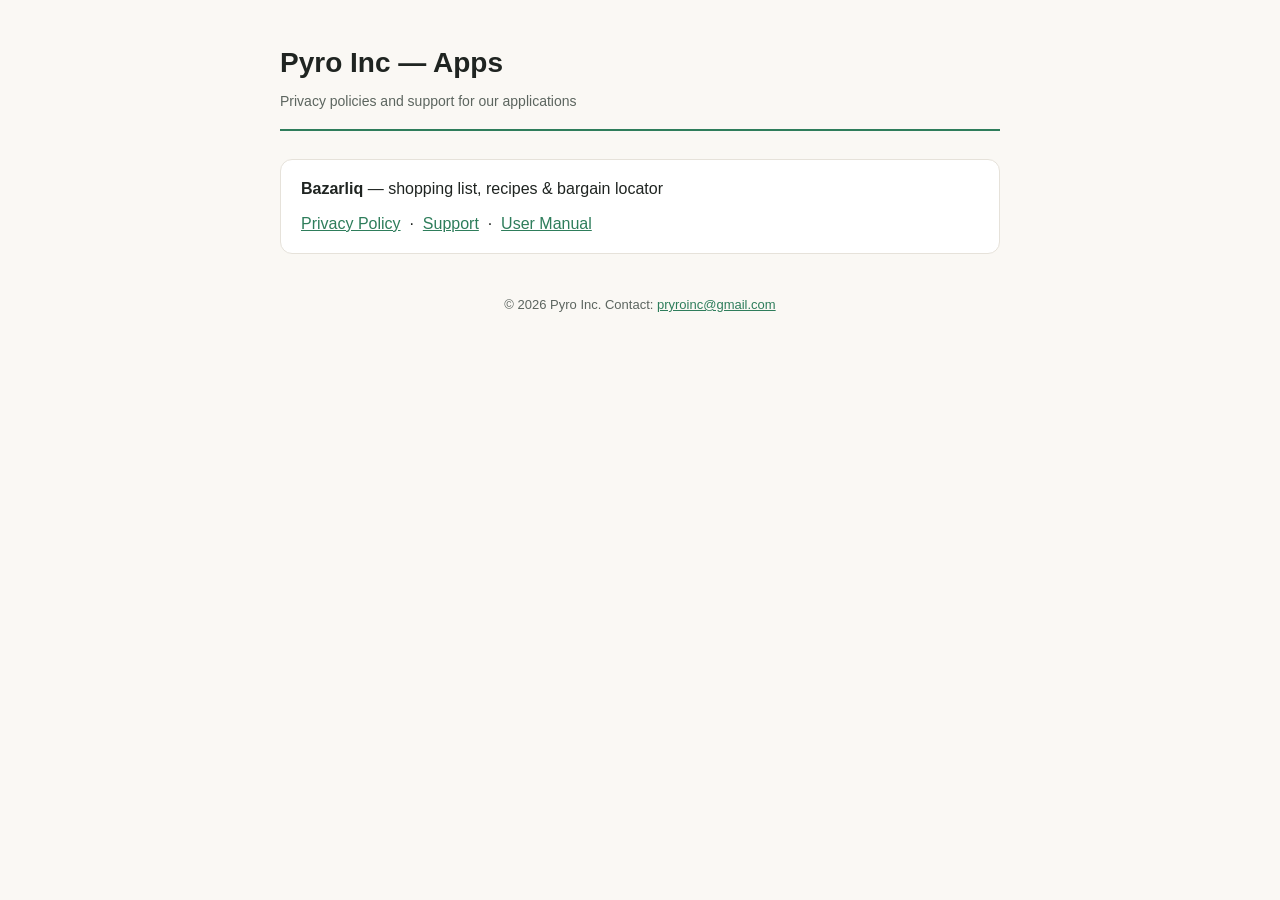
<file: index.html>
<!DOCTYPE html>
<html lang="en">
<head>
  <meta charset="utf-8" />
  <meta name="viewport" content="width=device-width, initial-scale=1" />
  <title>Pyro Inc — Apps</title>
  <link rel="stylesheet" href="assets/style.css" />
</head>
<body>
  <div class="wrap">
    <header>
      <h1>Pyro Inc — Apps</h1>
      <div class="muted">Privacy policies and support for our applications</div>
    </header>

    <ul class="applist">
      <li>
        <strong>Bazarliq</strong> — shopping list, recipes &amp; bargain locator
        <div style="margin-top:8px">
          <a href="bazarliq/privacy.html">Privacy Policy</a> &nbsp;·&nbsp;
          <a href="bazarliq/support.html">Support</a> &nbsp;·&nbsp;
          <a href="bazarliq/manual.html">User Manual</a>
        </div>
      </li>
    </ul>

    <footer>
      &copy; 2026 Pyro Inc. Contact: <a href="mailto:pryroinc@gmail.com">pryroinc@gmail.com</a>
    </footer>
  </div>
</body>
</html>
</file>
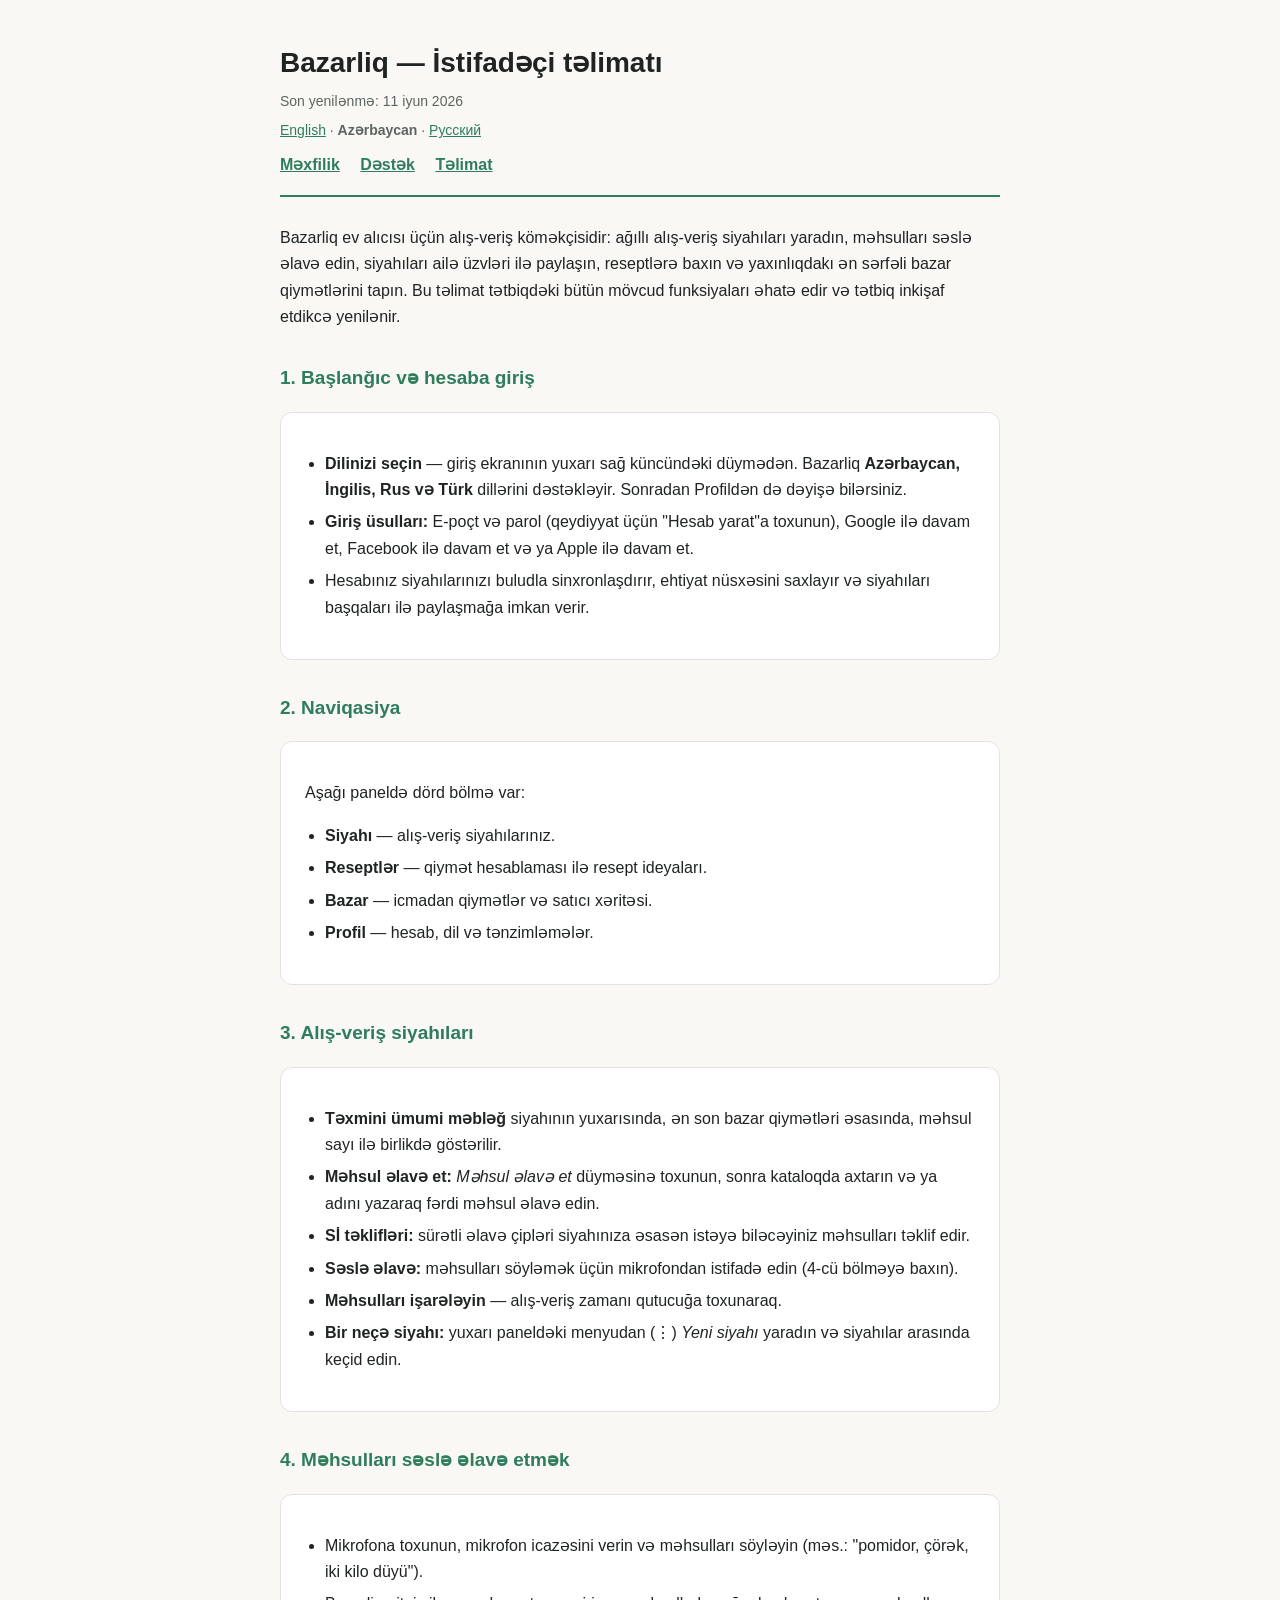
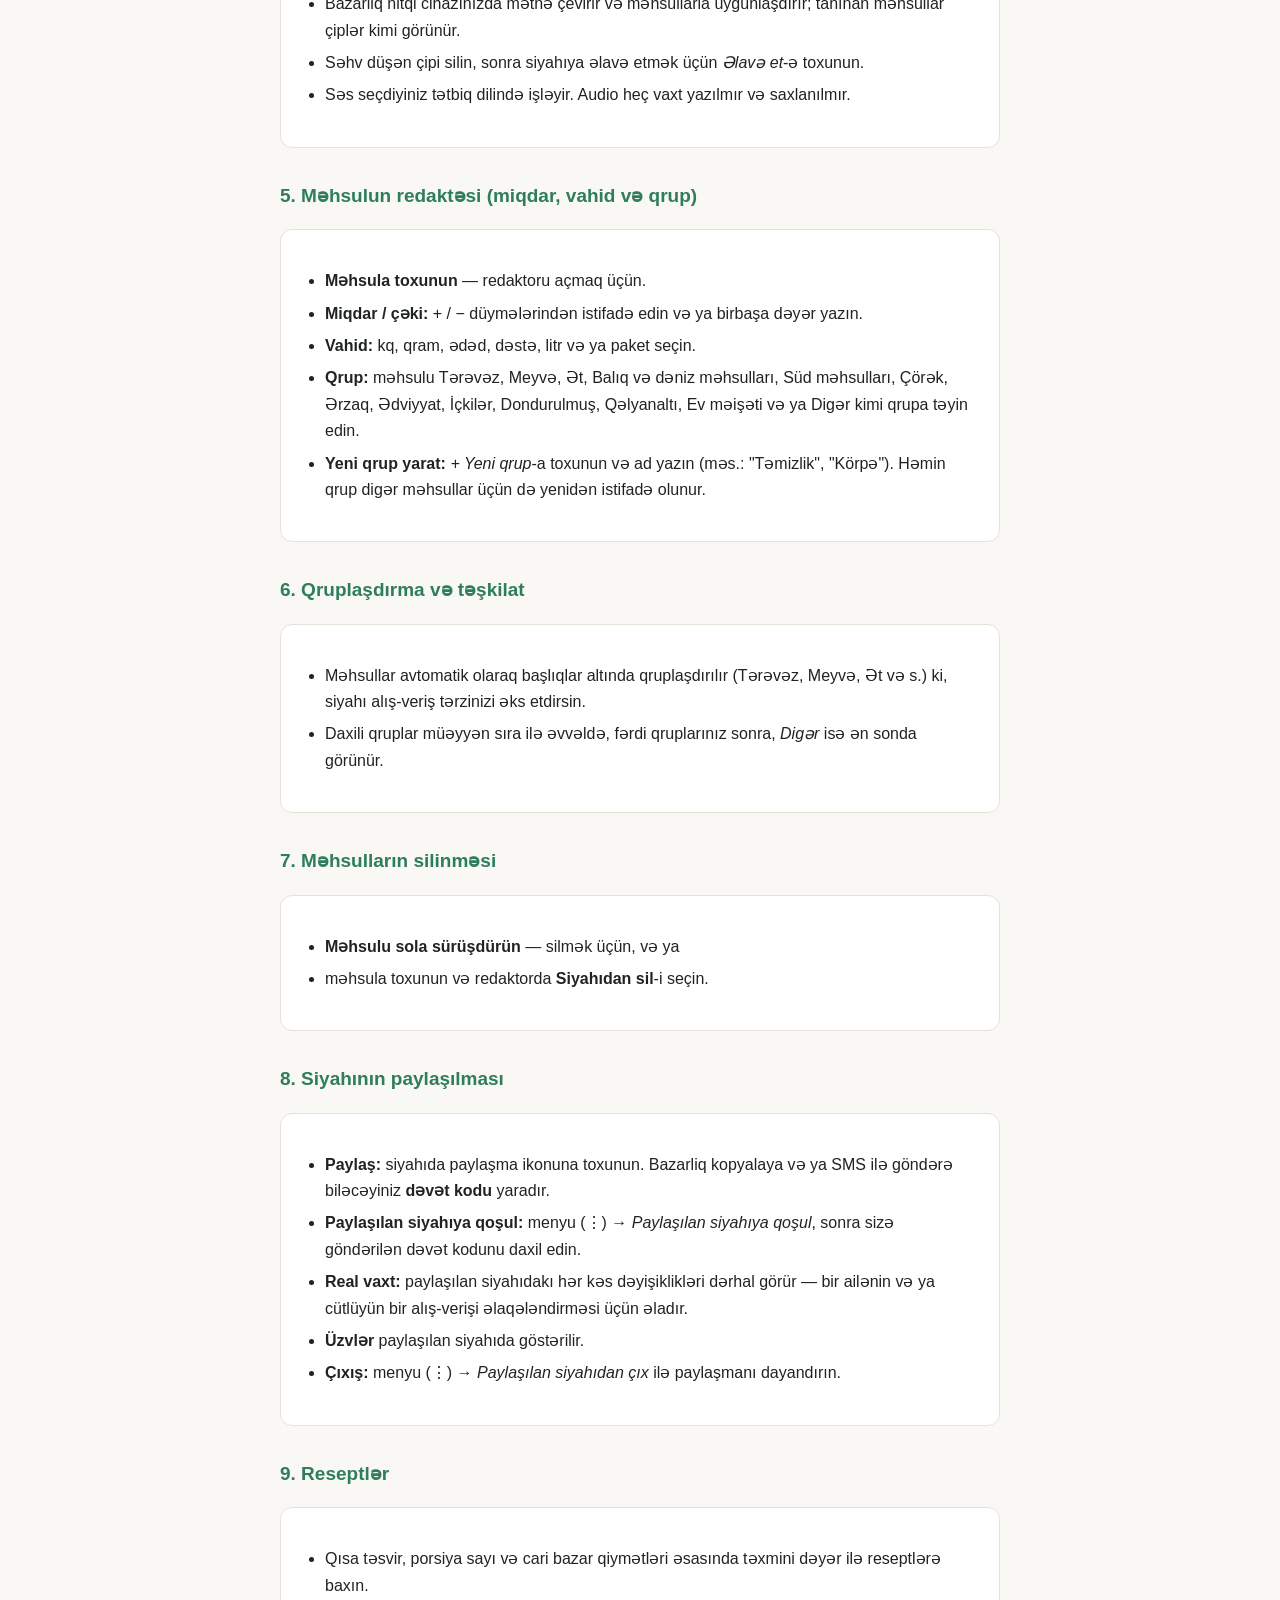
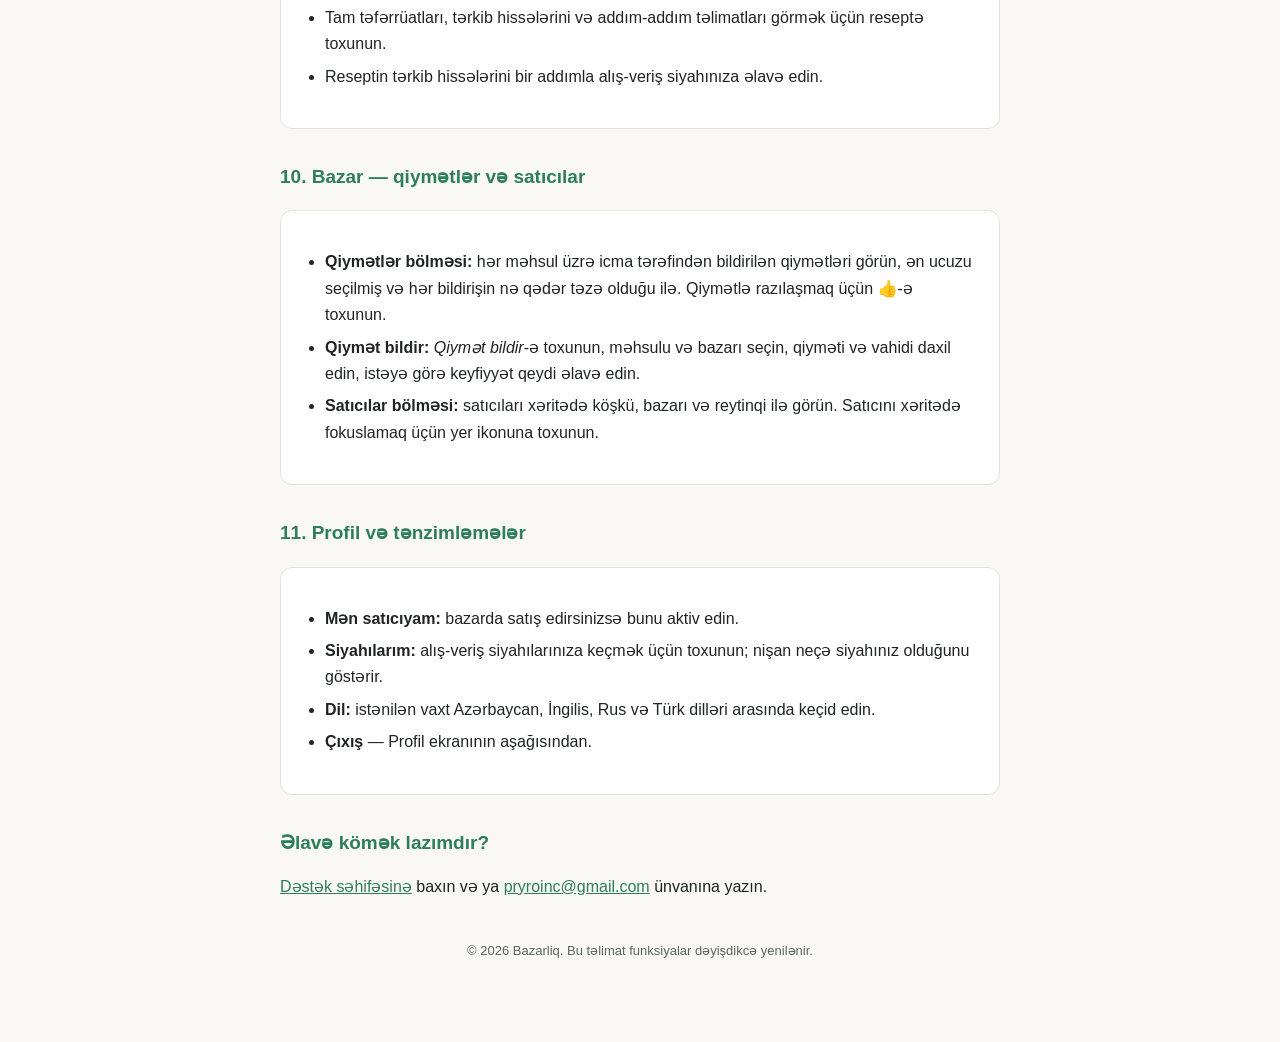
<file: bazarliq/manual.az.html>
<!DOCTYPE html>
<html lang="az">
<head>
  <meta charset="utf-8" />
  <meta name="viewport" content="width=device-width, initial-scale=1" />
  <title>Bazarliq — İstifadəçi təlimatı</title>
  <link rel="stylesheet" href="../assets/style.css" />
</head>
<body>
  <div class="wrap">
    <header>
      <h1>Bazarliq — İstifadəçi təlimatı</h1>
      <div class="muted">Son yenilənmə: 11 iyun 2026</div>
      <div class="muted" style="margin-top:6px">
        <a href="manual.html">English</a> · <strong>Azərbaycan</strong> · <a href="manual.ru.html">Русский</a>
      </div>
      <div class="nav" style="margin-top:10px">
        <a href="privacy.html">Məxfilik</a>
        <a href="support.html">Dəstək</a>
        <a href="manual.az.html">Təlimat</a>
      </div>
    </header>

    <p>
      Bazarliq ev alıcısı üçün alış-veriş köməkçisidir: ağıllı alış-veriş siyahıları
      yaradın, məhsulları səslə əlavə edin, siyahıları ailə üzvləri ilə paylaşın,
      reseptlərə baxın və yaxınlıqdakı ən sərfəli bazar qiymətlərini tapın. Bu
      təlimat tətbiqdəki bütün mövcud funksiyaları əhatə edir və tətbiq inkişaf
      etdikcə yenilənir.
    </p>

    <h2>1. Başlanğıc və hesaba giriş</h2>
    <div class="card">
      <ul>
        <li><strong>Dilinizi seçin</strong> — giriş ekranının yuxarı sağ küncündəki düymədən. Bazarliq <strong>Azərbaycan, İngilis, Rus və Türk</strong> dillərini dəstəkləyir. Sonradan Profildən də dəyişə bilərsiniz.</li>
        <li><strong>Giriş üsulları:</strong> E-poçt və parol (qeydiyyat üçün "Hesab yarat"a toxunun), Google ilə davam et, Facebook ilə davam et və ya Apple ilə davam et.</li>
        <li>Hesabınız siyahılarınızı buludla sinxronlaşdırır, ehtiyat nüsxəsini saxlayır və siyahıları başqaları ilə paylaşmağa imkan verir.</li>
      </ul>
    </div>

    <h2>2. Naviqasiya</h2>
    <div class="card">
      <p>Aşağı paneldə dörd bölmə var:</p>
      <ul>
        <li><strong>Siyahı</strong> — alış-veriş siyahılarınız.</li>
        <li><strong>Reseptlər</strong> — qiymət hesablaması ilə resept ideyaları.</li>
        <li><strong>Bazar</strong> — icmadan qiymətlər və satıcı xəritəsi.</li>
        <li><strong>Profil</strong> — hesab, dil və tənzimləmələr.</li>
      </ul>
    </div>

    <h2>3. Alış-veriş siyahıları</h2>
    <div class="card">
      <ul>
        <li><strong>Təxmini ümumi məbləğ</strong> siyahının yuxarısında, ən son bazar qiymətləri əsasında, məhsul sayı ilə birlikdə göstərilir.</li>
        <li><strong>Məhsul əlavə et:</strong> <em>Məhsul əlavə et</em> düyməsinə toxunun, sonra kataloqda axtarın və ya adını yazaraq fərdi məhsul əlavə edin.</li>
        <li><strong>Sİ təklifləri:</strong> sürətli əlavə çipləri siyahınıza əsasən istəyə biləcəyiniz məhsulları təklif edir.</li>
        <li><strong>Səslə əlavə:</strong> məhsulları söyləmək üçün mikrofondan istifadə edin (4-cü bölməyə baxın).</li>
        <li><strong>Məhsulları işarələyin</strong> — alış-veriş zamanı qutucuğa toxunaraq.</li>
        <li><strong>Bir neçə siyahı:</strong> yuxarı paneldəki menyudan (⋮) <em>Yeni siyahı</em> yaradın və siyahılar arasında keçid edin.</li>
      </ul>
    </div>

    <h2>4. Məhsulları səslə əlavə etmək</h2>
    <div class="card">
      <ul>
        <li>Mikrofona toxunun, mikrofon icazəsini verin və məhsulları söyləyin (məs.: "pomidor, çörək, iki kilo düyü").</li>
        <li>Bazarliq nitqi cihazınızda mətnə çevirir və məhsullarla uyğunlaşdırır; tanınan məhsullar çiplər kimi görünür.</li>
        <li>Səhv düşən çipi silin, sonra siyahıya əlavə etmək üçün <em>Əlavə et</em>-ə toxunun.</li>
        <li>Səs seçdiyiniz tətbiq dilində işləyir. Audio heç vaxt yazılmır və saxlanılmır.</li>
      </ul>
    </div>

    <h2>5. Məhsulun redaktəsi (miqdar, vahid və qrup)</h2>
    <div class="card">
      <ul>
        <li><strong>Məhsula toxunun</strong> — redaktoru açmaq üçün.</li>
        <li><strong>Miqdar / çəki:</strong> + / − düymələrindən istifadə edin və ya birbaşa dəyər yazın.</li>
        <li><strong>Vahid:</strong> kq, qram, ədəd, dəstə, litr və ya paket seçin.</li>
        <li><strong>Qrup:</strong> məhsulu Tərəvəz, Meyvə, Ət, Balıq və dəniz məhsulları, Süd məhsulları, Çörək, Ərzaq, Ədviyyat, İçkilər, Dondurulmuş, Qəlyanaltı, Ev məişəti və ya Digər kimi qrupa təyin edin.</li>
        <li><strong>Yeni qrup yarat:</strong> <em>+ Yeni qrup</em>-a toxunun və ad yazın (məs.: "Təmizlik", "Körpə"). Həmin qrup digər məhsullar üçün də yenidən istifadə olunur.</li>
      </ul>
    </div>

    <h2>6. Qruplaşdırma və təşkilat</h2>
    <div class="card">
      <ul>
        <li>Məhsullar avtomatik olaraq başlıqlar altında qruplaşdırılır (Tərəvəz, Meyvə, Ət və s.) ki, siyahı alış-veriş tərzinizi əks etdirsin.</li>
        <li>Daxili qruplar müəyyən sıra ilə əvvəldə, fərdi qruplarınız sonra, <em>Digər</em> isə ən sonda görünür.</li>
      </ul>
    </div>

    <h2>7. Məhsulların silinməsi</h2>
    <div class="card">
      <ul>
        <li><strong>Məhsulu sola sürüşdürün</strong> — silmək üçün, və ya</li>
        <li>məhsula toxunun və redaktorda <strong>Siyahıdan sil</strong>-i seçin.</li>
      </ul>
    </div>

    <h2>8. Siyahının paylaşılması</h2>
    <div class="card">
      <ul>
        <li><strong>Paylaş:</strong> siyahıda paylaşma ikonuna toxunun. Bazarliq kopyalaya və ya SMS ilə göndərə biləcəyiniz <strong>dəvət kodu</strong> yaradır.</li>
        <li><strong>Paylaşılan siyahıya qoşul:</strong> menyu (⋮) → <em>Paylaşılan siyahıya qoşul</em>, sonra sizə göndərilən dəvət kodunu daxil edin.</li>
        <li><strong>Real vaxt:</strong> paylaşılan siyahıdakı hər kəs dəyişiklikləri dərhal görür — bir ailənin və ya cütlüyün bir alış-verişi əlaqələndirməsi üçün əladır.</li>
        <li><strong>Üzvlər</strong> paylaşılan siyahıda göstərilir.</li>
        <li><strong>Çıxış:</strong> menyu (⋮) → <em>Paylaşılan siyahıdan çıx</em> ilə paylaşmanı dayandırın.</li>
      </ul>
    </div>

    <h2>9. Reseptlər</h2>
    <div class="card">
      <ul>
        <li>Qısa təsvir, porsiya sayı və cari bazar qiymətləri əsasında təxmini dəyər ilə reseptlərə baxın.</li>
        <li>Tam təfərrüatları, tərkib hissələrini və addım-addım təlimatları görmək üçün reseptə toxunun.</li>
        <li>Reseptin tərkib hissələrini bir addımla alış-veriş siyahınıza əlavə edin.</li>
      </ul>
    </div>

    <h2>10. Bazar — qiymətlər və satıcılar</h2>
    <div class="card">
      <ul>
        <li><strong>Qiymətlər bölməsi:</strong> hər məhsul üzrə icma tərəfindən bildirilən qiymətləri görün, ən ucuzu seçilmiş və hər bildirişin nə qədər təzə olduğu ilə. Qiymətlə razılaşmaq üçün 👍-ə toxunun.</li>
        <li><strong>Qiymət bildir:</strong> <em>Qiymət bildir</em>-ə toxunun, məhsulu və bazarı seçin, qiyməti və vahidi daxil edin, istəyə görə keyfiyyət qeydi əlavə edin.</li>
        <li><strong>Satıcılar bölməsi:</strong> satıcıları xəritədə köşkü, bazarı və reytinqi ilə görün. Satıcını xəritədə fokuslamaq üçün yer ikonuna toxunun.</li>
      </ul>
    </div>

    <h2>11. Profil və tənzimləmələr</h2>
    <div class="card">
      <ul>
        <li><strong>Mən satıcıyam:</strong> bazarda satış edirsinizsə bunu aktiv edin.</li>
        <li><strong>Siyahılarım:</strong> alış-veriş siyahılarınıza keçmək üçün toxunun; nişan neçə siyahınız olduğunu göstərir.</li>
        <li><strong>Dil:</strong> istənilən vaxt Azərbaycan, İngilis, Rus və Türk dilləri arasında keçid edin.</li>
        <li><strong>Çıxış</strong> — Profil ekranının aşağısından.</li>
      </ul>
    </div>

    <h2>Əlavə kömək lazımdır?</h2>
    <p>
      <a href="support.html">Dəstək səhifəsinə</a> baxın və ya
      <a href="mailto:pryroinc@gmail.com">pryroinc@gmail.com</a> ünvanına yazın.
    </p>

    <footer>
      &copy; 2026 Bazarliq. Bu təlimat funksiyalar dəyişdikcə yenilənir.
    </footer>
  </div>
</body>
</html>
</file>
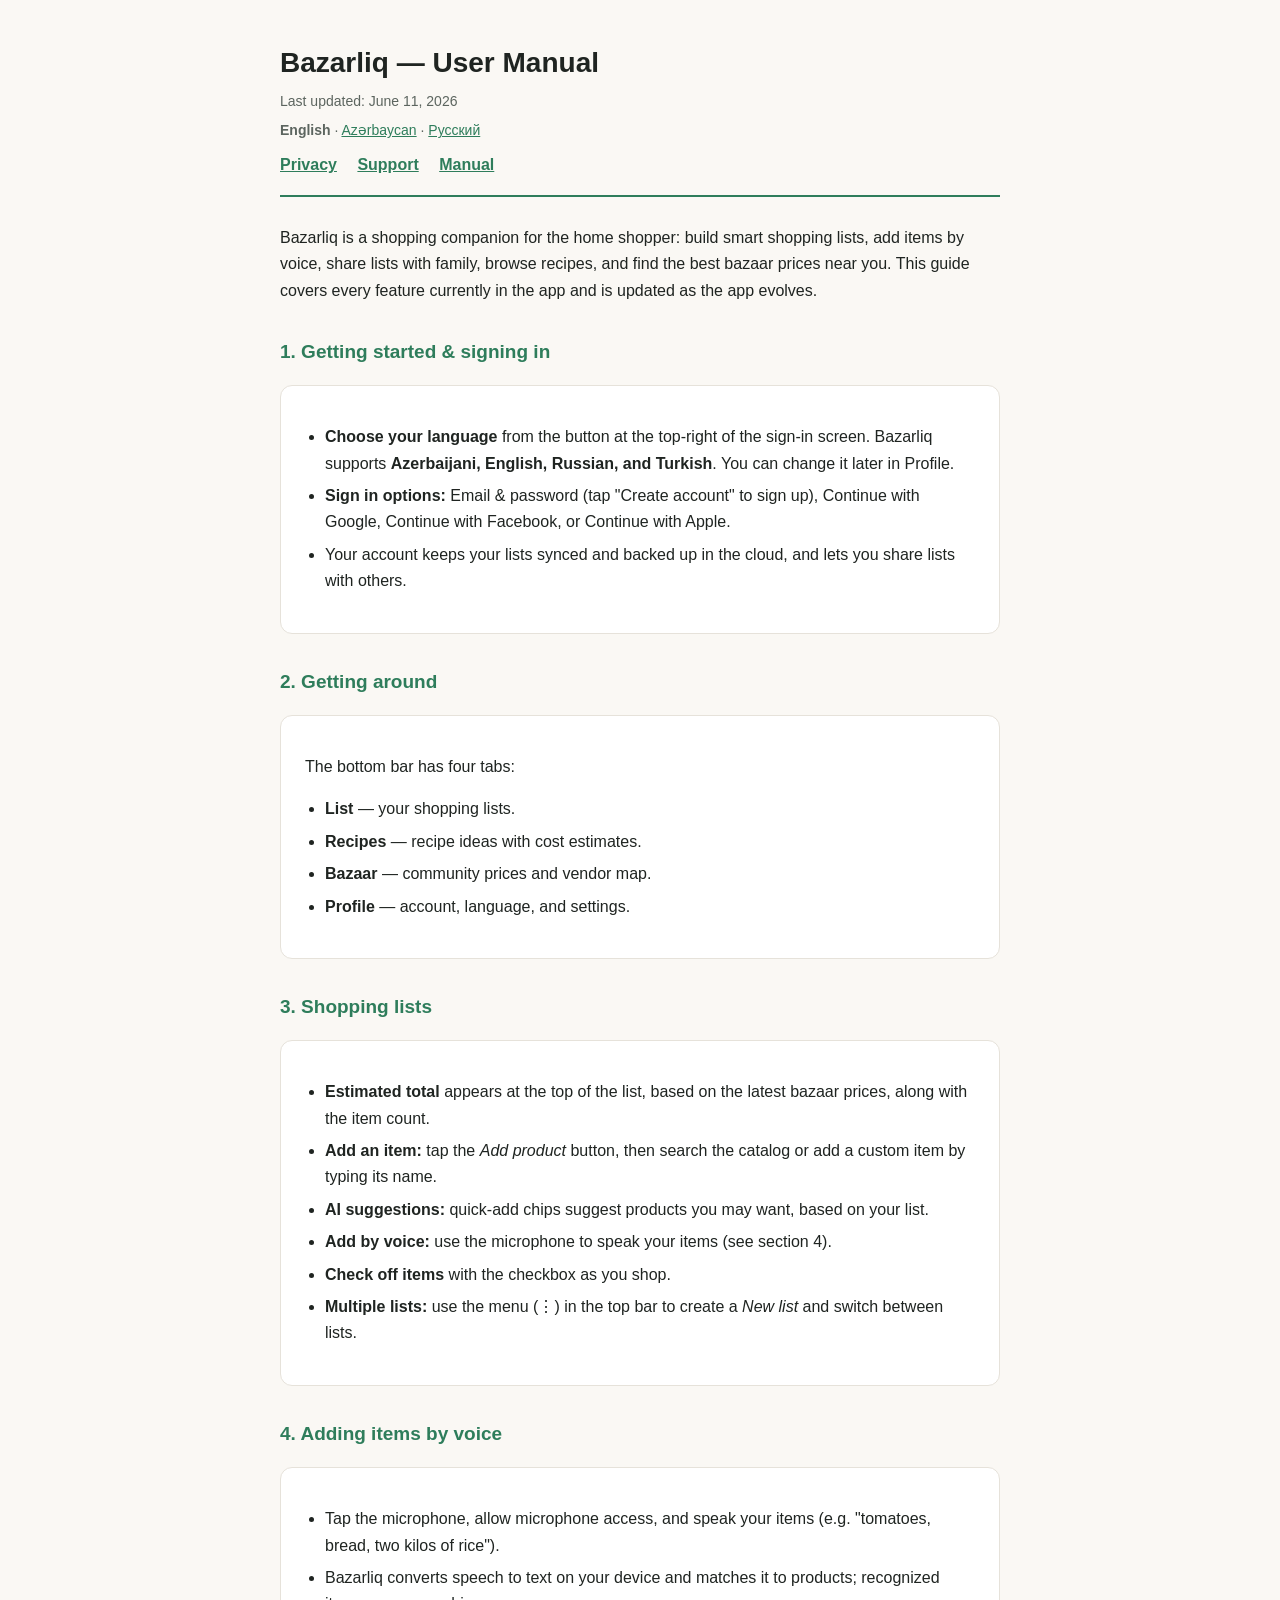
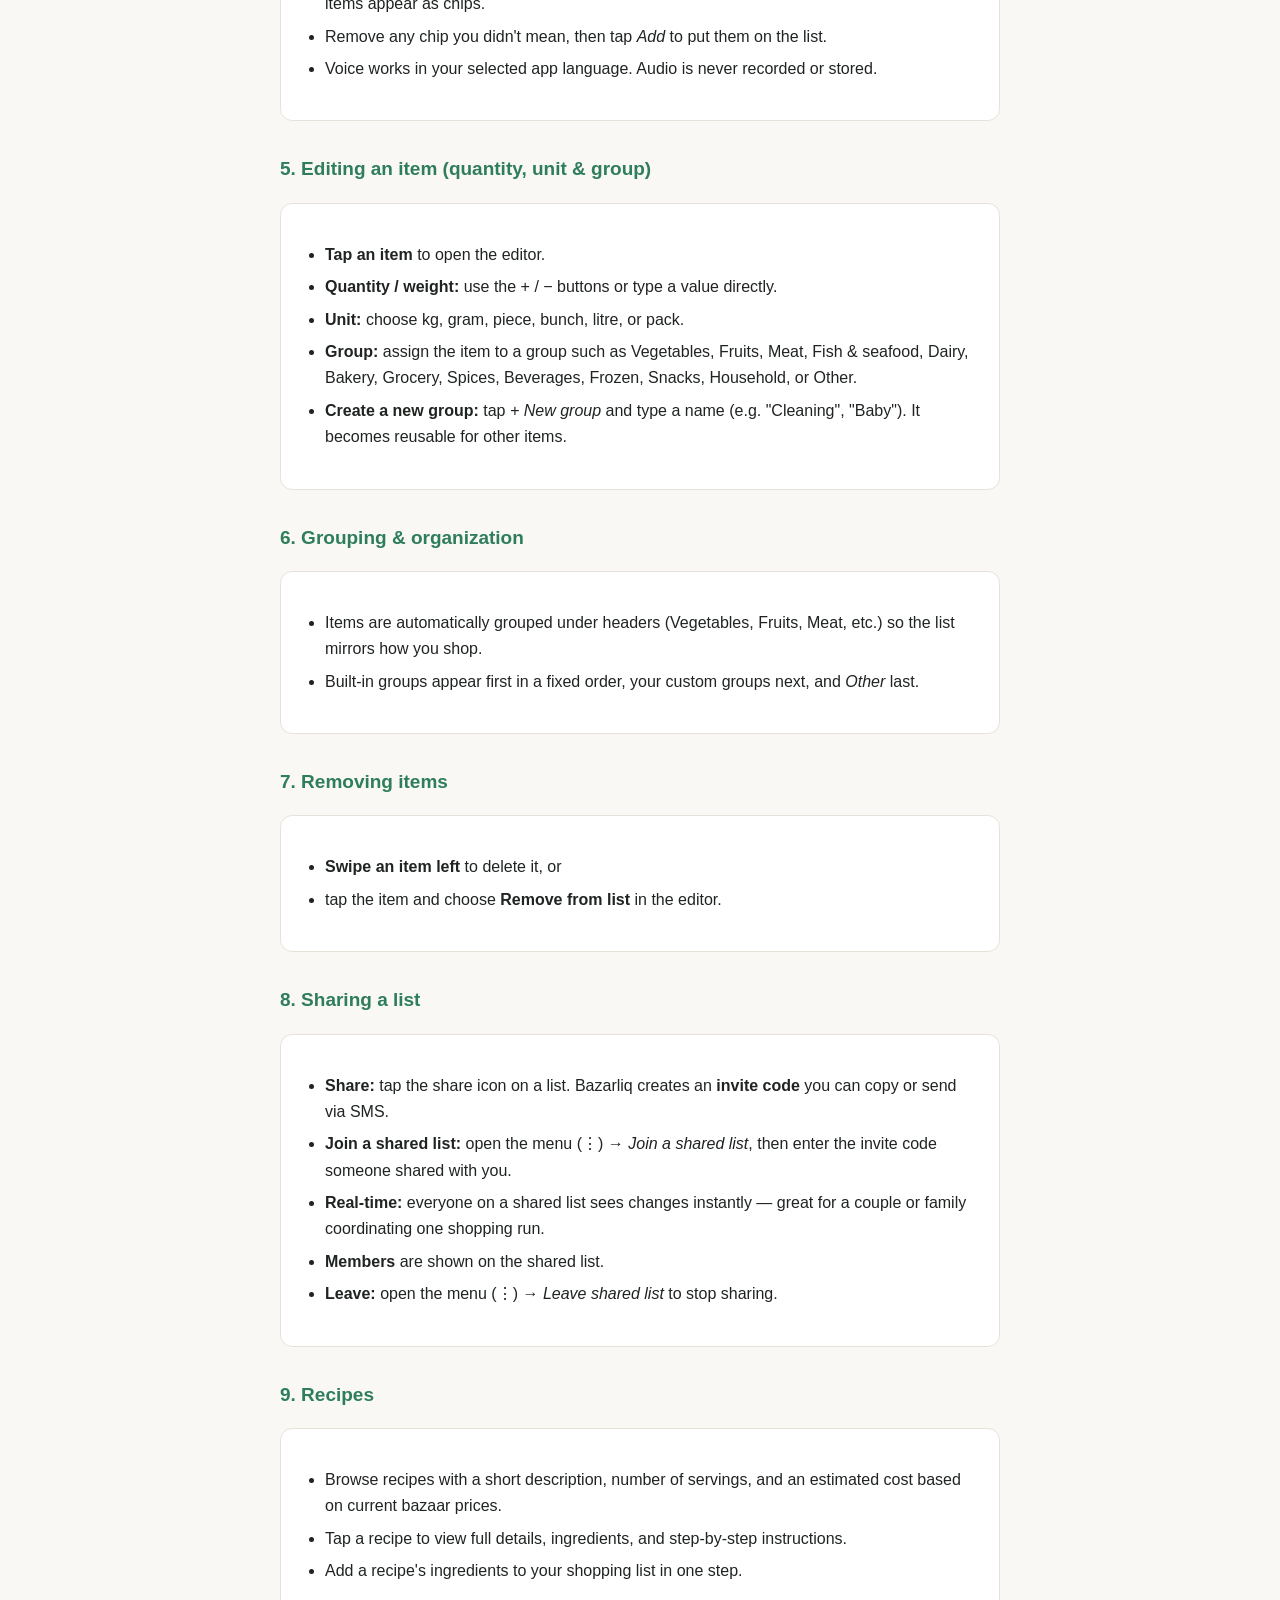
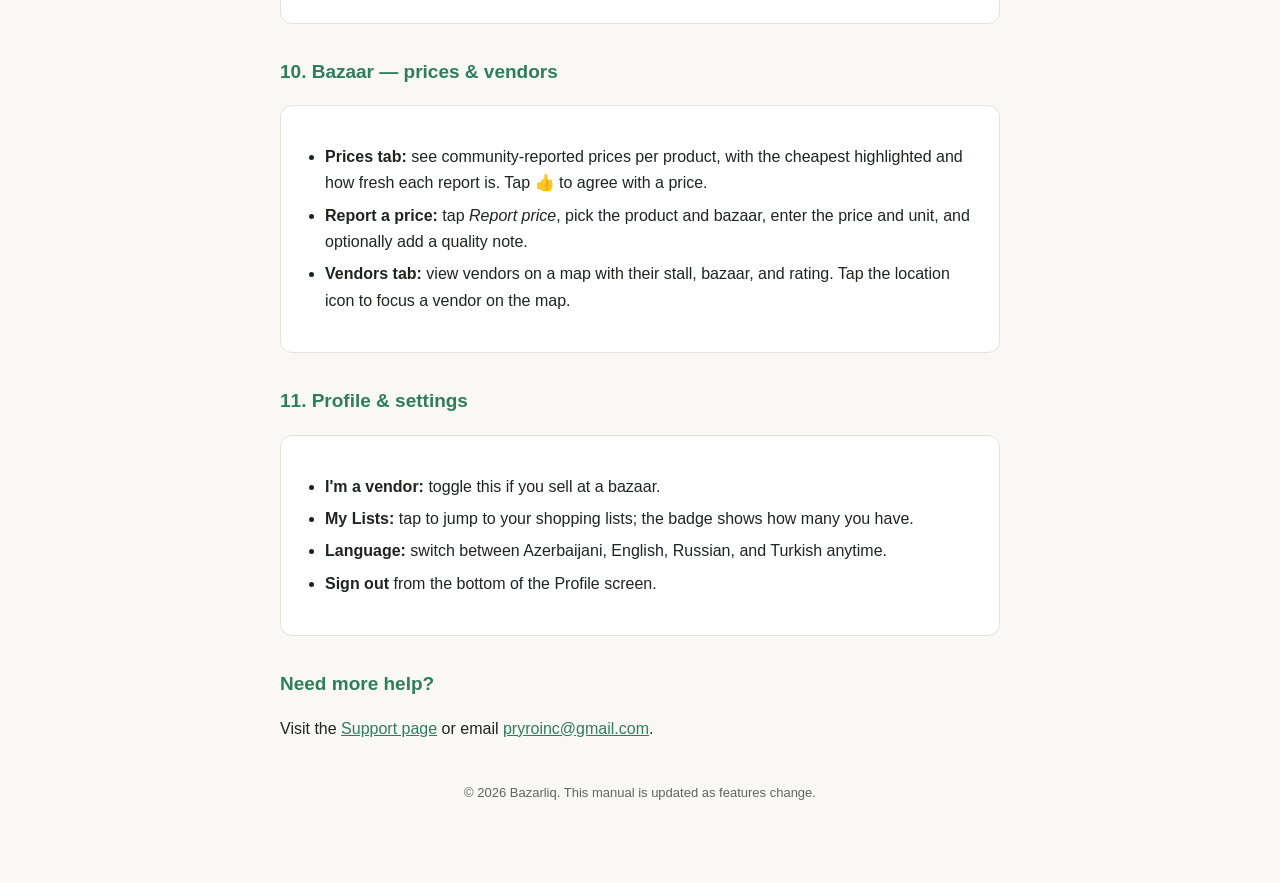
<file: bazarliq/manual.html>
<!DOCTYPE html>
<html lang="en">
<head>
  <meta charset="utf-8" />
  <meta name="viewport" content="width=device-width, initial-scale=1" />
  <title>Bazarliq — User Manual</title>
  <link rel="stylesheet" href="../assets/style.css" />
</head>
<body>
  <div class="wrap">
    <header>
      <h1>Bazarliq — User Manual</h1>
      <div class="muted">Last updated: June 11, 2026</div>
      <div class="muted" style="margin-top:6px">
        <strong>English</strong> · <a href="manual.az.html">Azərbaycan</a> · <a href="manual.ru.html">Русский</a>
      </div>
      <div class="nav" style="margin-top:10px">
        <a href="privacy.html">Privacy</a>
        <a href="support.html">Support</a>
        <a href="manual.html">Manual</a>
      </div>
    </header>

    <p>
      Bazarliq is a shopping companion for the home shopper: build smart shopping
      lists, add items by voice, share lists with family, browse recipes, and find
      the best bazaar prices near you. This guide covers every feature currently in
      the app and is updated as the app evolves.
    </p>

    <h2>1. Getting started &amp; signing in</h2>
    <div class="card">
      <ul>
        <li><strong>Choose your language</strong> from the button at the top-right of the sign-in screen. Bazarliq supports <strong>Azerbaijani, English, Russian, and Turkish</strong>. You can change it later in Profile.</li>
        <li><strong>Sign in options:</strong> Email &amp; password (tap "Create account" to sign up), Continue with Google, Continue with Facebook, or Continue with Apple.</li>
        <li>Your account keeps your lists synced and backed up in the cloud, and lets you share lists with others.</li>
      </ul>
    </div>

    <h2>2. Getting around</h2>
    <div class="card">
      <p>The bottom bar has four tabs:</p>
      <ul>
        <li><strong>List</strong> — your shopping lists.</li>
        <li><strong>Recipes</strong> — recipe ideas with cost estimates.</li>
        <li><strong>Bazaar</strong> — community prices and vendor map.</li>
        <li><strong>Profile</strong> — account, language, and settings.</li>
      </ul>
    </div>

    <h2>3. Shopping lists</h2>
    <div class="card">
      <ul>
        <li><strong>Estimated total</strong> appears at the top of the list, based on the latest bazaar prices, along with the item count.</li>
        <li><strong>Add an item:</strong> tap the <em>Add product</em> button, then search the catalog or add a custom item by typing its name.</li>
        <li><strong>AI suggestions:</strong> quick-add chips suggest products you may want, based on your list.</li>
        <li><strong>Add by voice:</strong> use the microphone to speak your items (see section 4).</li>
        <li><strong>Check off items</strong> with the checkbox as you shop.</li>
        <li><strong>Multiple lists:</strong> use the menu (⋮) in the top bar to create a <em>New list</em> and switch between lists.</li>
      </ul>
    </div>

    <h2>4. Adding items by voice</h2>
    <div class="card">
      <ul>
        <li>Tap the microphone, allow microphone access, and speak your items (e.g. "tomatoes, bread, two kilos of rice").</li>
        <li>Bazarliq converts speech to text on your device and matches it to products; recognized items appear as chips.</li>
        <li>Remove any chip you didn't mean, then tap <em>Add</em> to put them on the list.</li>
        <li>Voice works in your selected app language. Audio is never recorded or stored.</li>
      </ul>
    </div>

    <h2>5. Editing an item (quantity, unit &amp; group)</h2>
    <div class="card">
      <ul>
        <li><strong>Tap an item</strong> to open the editor.</li>
        <li><strong>Quantity / weight:</strong> use the + / − buttons or type a value directly.</li>
        <li><strong>Unit:</strong> choose kg, gram, piece, bunch, litre, or pack.</li>
        <li><strong>Group:</strong> assign the item to a group such as Vegetables, Fruits, Meat, Fish &amp; seafood, Dairy, Bakery, Grocery, Spices, Beverages, Frozen, Snacks, Household, or Other.</li>
        <li><strong>Create a new group:</strong> tap <em>+ New group</em> and type a name (e.g. "Cleaning", "Baby"). It becomes reusable for other items.</li>
      </ul>
    </div>

    <h2>6. Grouping &amp; organization</h2>
    <div class="card">
      <ul>
        <li>Items are automatically grouped under headers (Vegetables, Fruits, Meat, etc.) so the list mirrors how you shop.</li>
        <li>Built-in groups appear first in a fixed order, your custom groups next, and <em>Other</em> last.</li>
      </ul>
    </div>

    <h2>7. Removing items</h2>
    <div class="card">
      <ul>
        <li><strong>Swipe an item left</strong> to delete it, or</li>
        <li>tap the item and choose <strong>Remove from list</strong> in the editor.</li>
      </ul>
    </div>

    <h2>8. Sharing a list</h2>
    <div class="card">
      <ul>
        <li><strong>Share:</strong> tap the share icon on a list. Bazarliq creates an <strong>invite code</strong> you can copy or send via SMS.</li>
        <li><strong>Join a shared list:</strong> open the menu (⋮) → <em>Join a shared list</em>, then enter the invite code someone shared with you.</li>
        <li><strong>Real-time:</strong> everyone on a shared list sees changes instantly — great for a couple or family coordinating one shopping run.</li>
        <li><strong>Members</strong> are shown on the shared list.</li>
        <li><strong>Leave:</strong> open the menu (⋮) → <em>Leave shared list</em> to stop sharing.</li>
      </ul>
    </div>

    <h2>9. Recipes</h2>
    <div class="card">
      <ul>
        <li>Browse recipes with a short description, number of servings, and an estimated cost based on current bazaar prices.</li>
        <li>Tap a recipe to view full details, ingredients, and step-by-step instructions.</li>
        <li>Add a recipe's ingredients to your shopping list in one step.</li>
      </ul>
    </div>

    <h2>10. Bazaar — prices &amp; vendors</h2>
    <div class="card">
      <ul>
        <li><strong>Prices tab:</strong> see community-reported prices per product, with the cheapest highlighted and how fresh each report is. Tap 👍 to agree with a price.</li>
        <li><strong>Report a price:</strong> tap <em>Report price</em>, pick the product and bazaar, enter the price and unit, and optionally add a quality note.</li>
        <li><strong>Vendors tab:</strong> view vendors on a map with their stall, bazaar, and rating. Tap the location icon to focus a vendor on the map.</li>
      </ul>
    </div>

    <h2>11. Profile &amp; settings</h2>
    <div class="card">
      <ul>
        <li><strong>I'm a vendor:</strong> toggle this if you sell at a bazaar.</li>
        <li><strong>My Lists:</strong> tap to jump to your shopping lists; the badge shows how many you have.</li>
        <li><strong>Language:</strong> switch between Azerbaijani, English, Russian, and Turkish anytime.</li>
        <li><strong>Sign out</strong> from the bottom of the Profile screen.</li>
      </ul>
    </div>

    <h2>Need more help?</h2>
    <p>
      Visit the <a href="support.html">Support page</a> or email
      <a href="mailto:pryroinc@gmail.com">pryroinc@gmail.com</a>.
    </p>

    <footer>
      &copy; 2026 Bazarliq. This manual is updated as features change.
    </footer>
  </div>
</body>
</html>
</file>
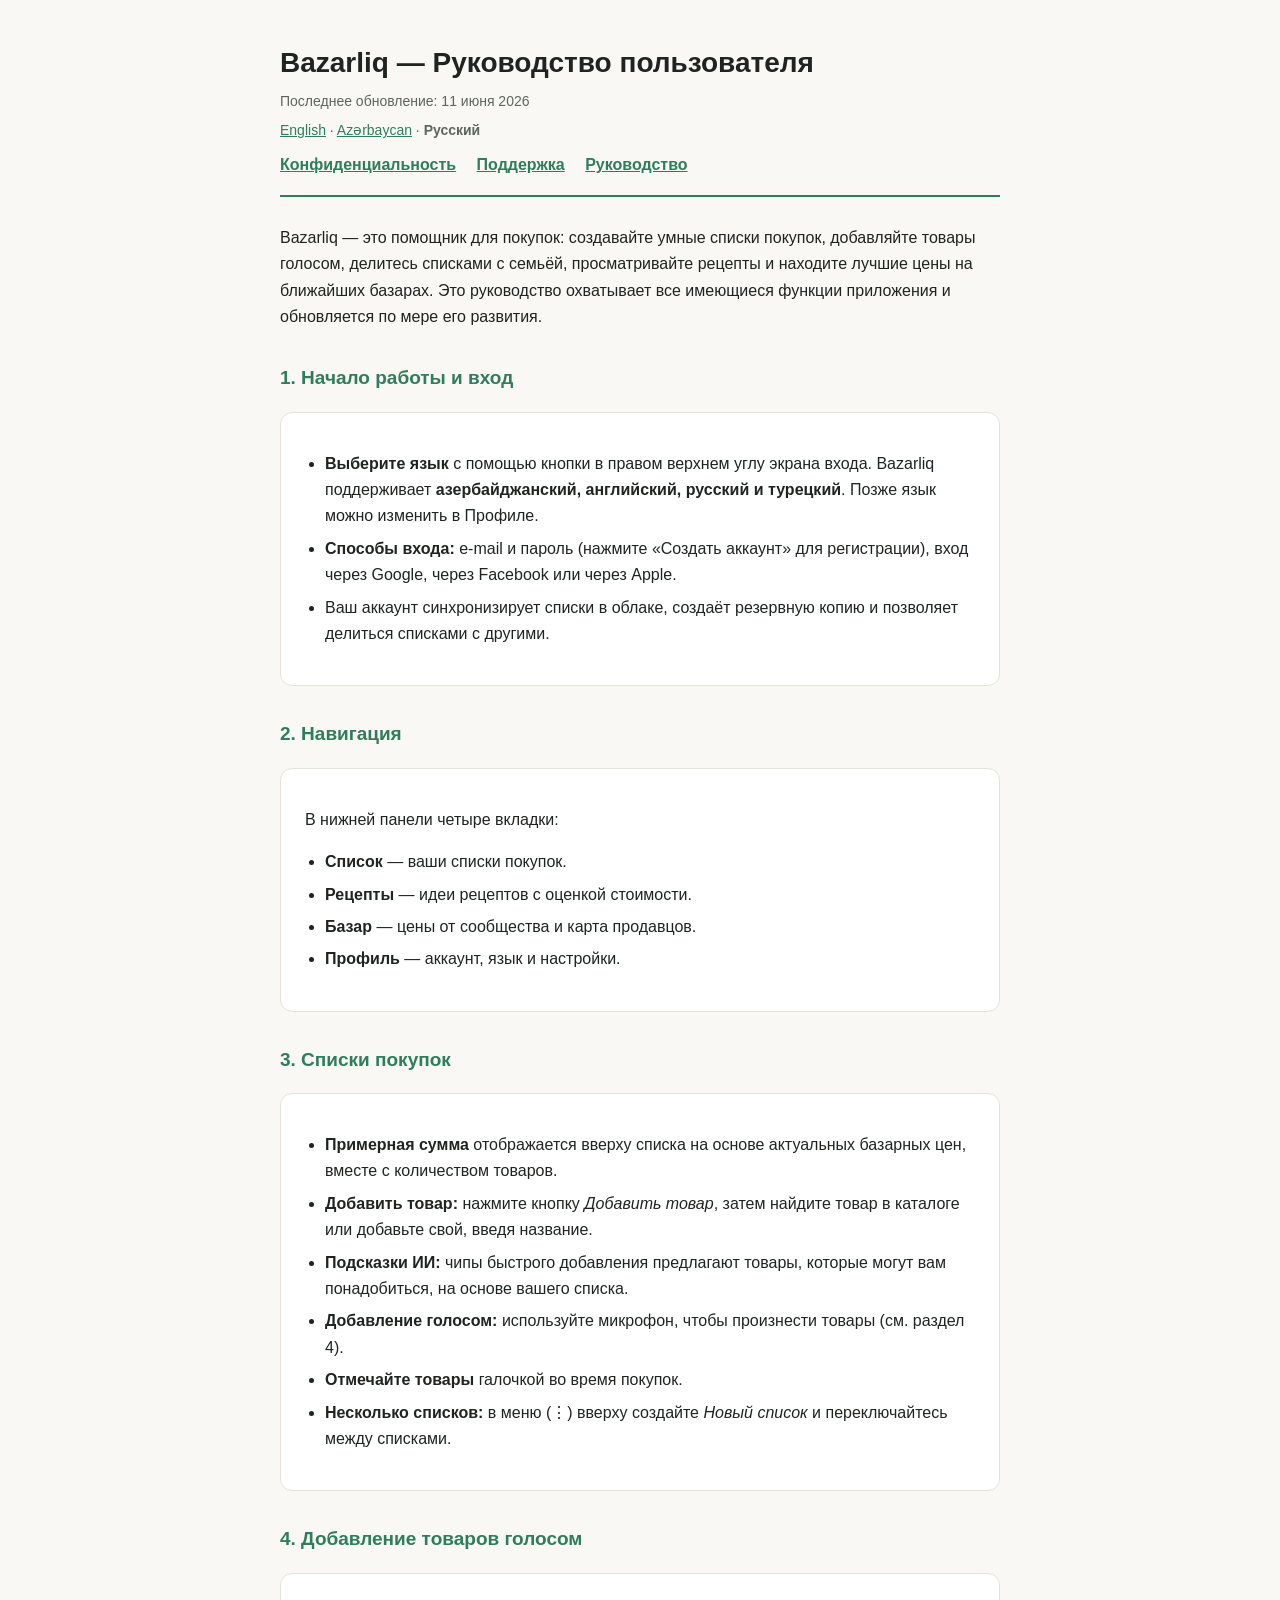
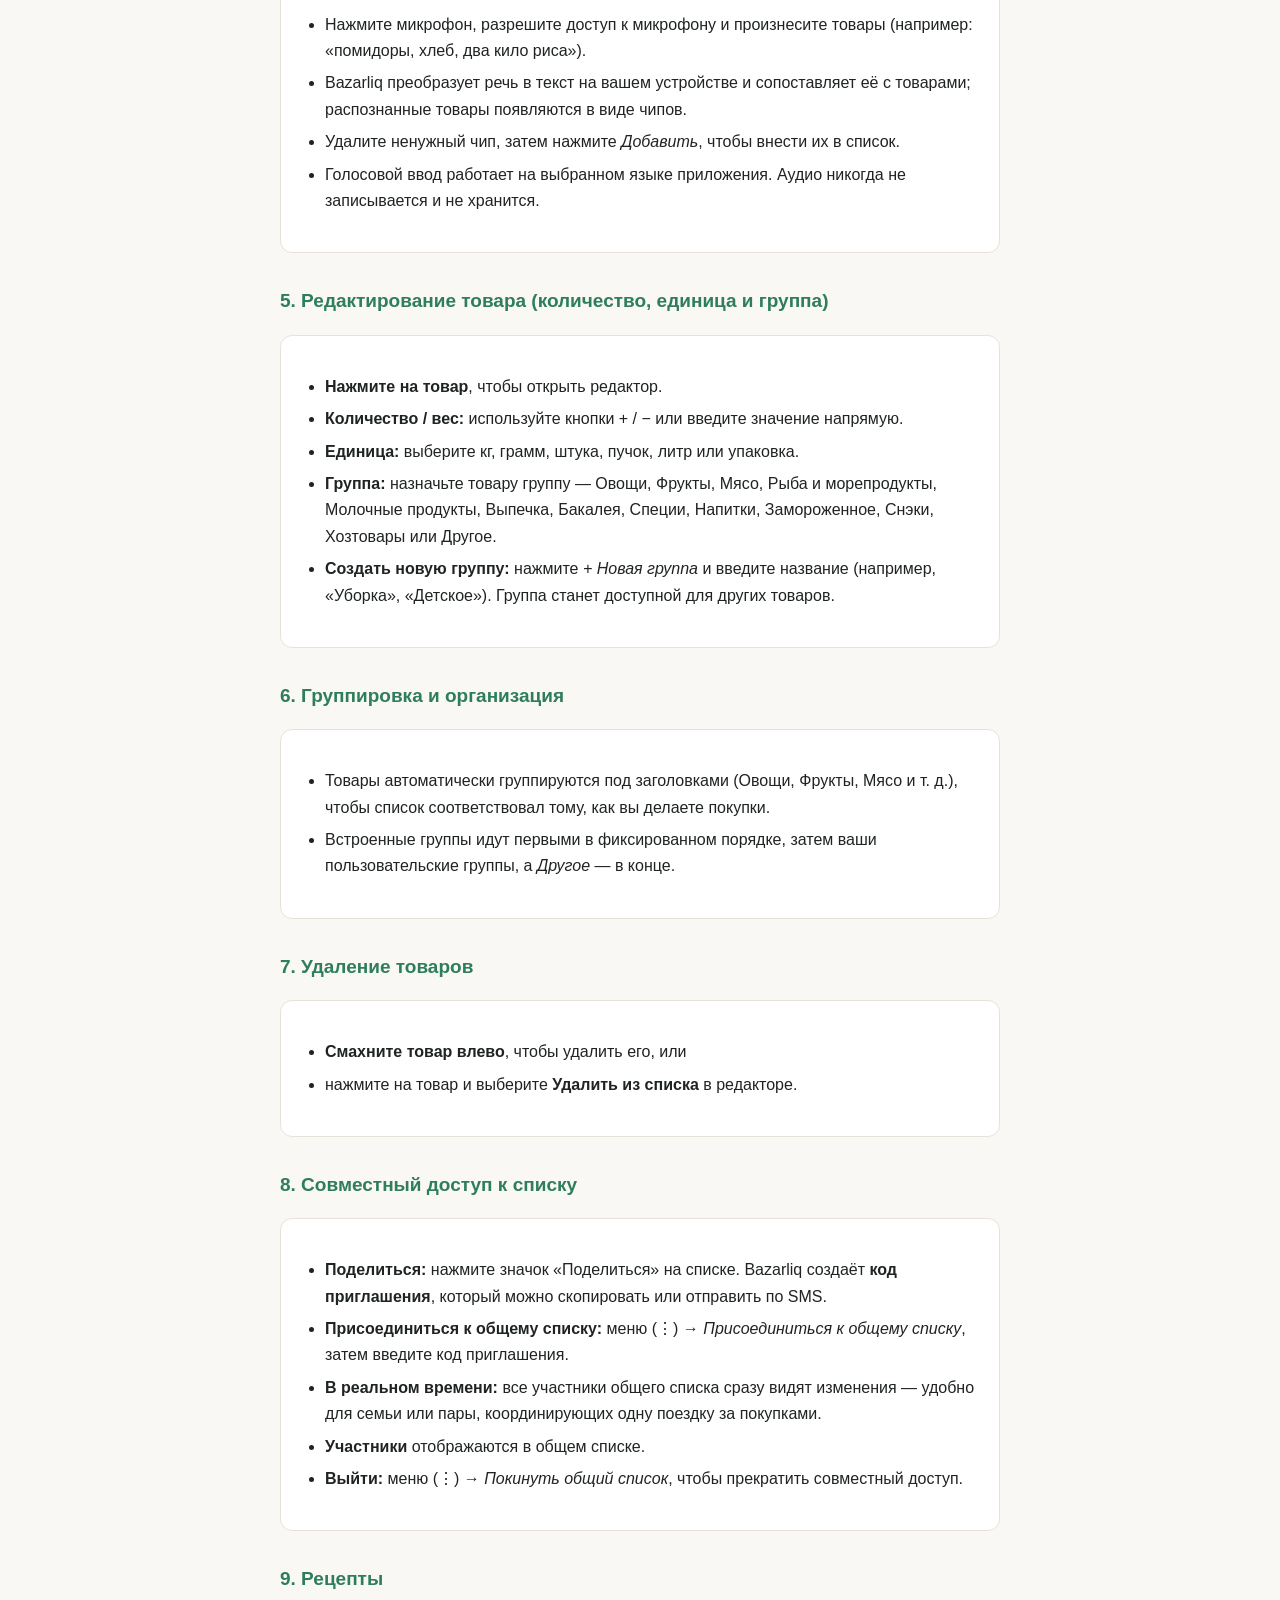
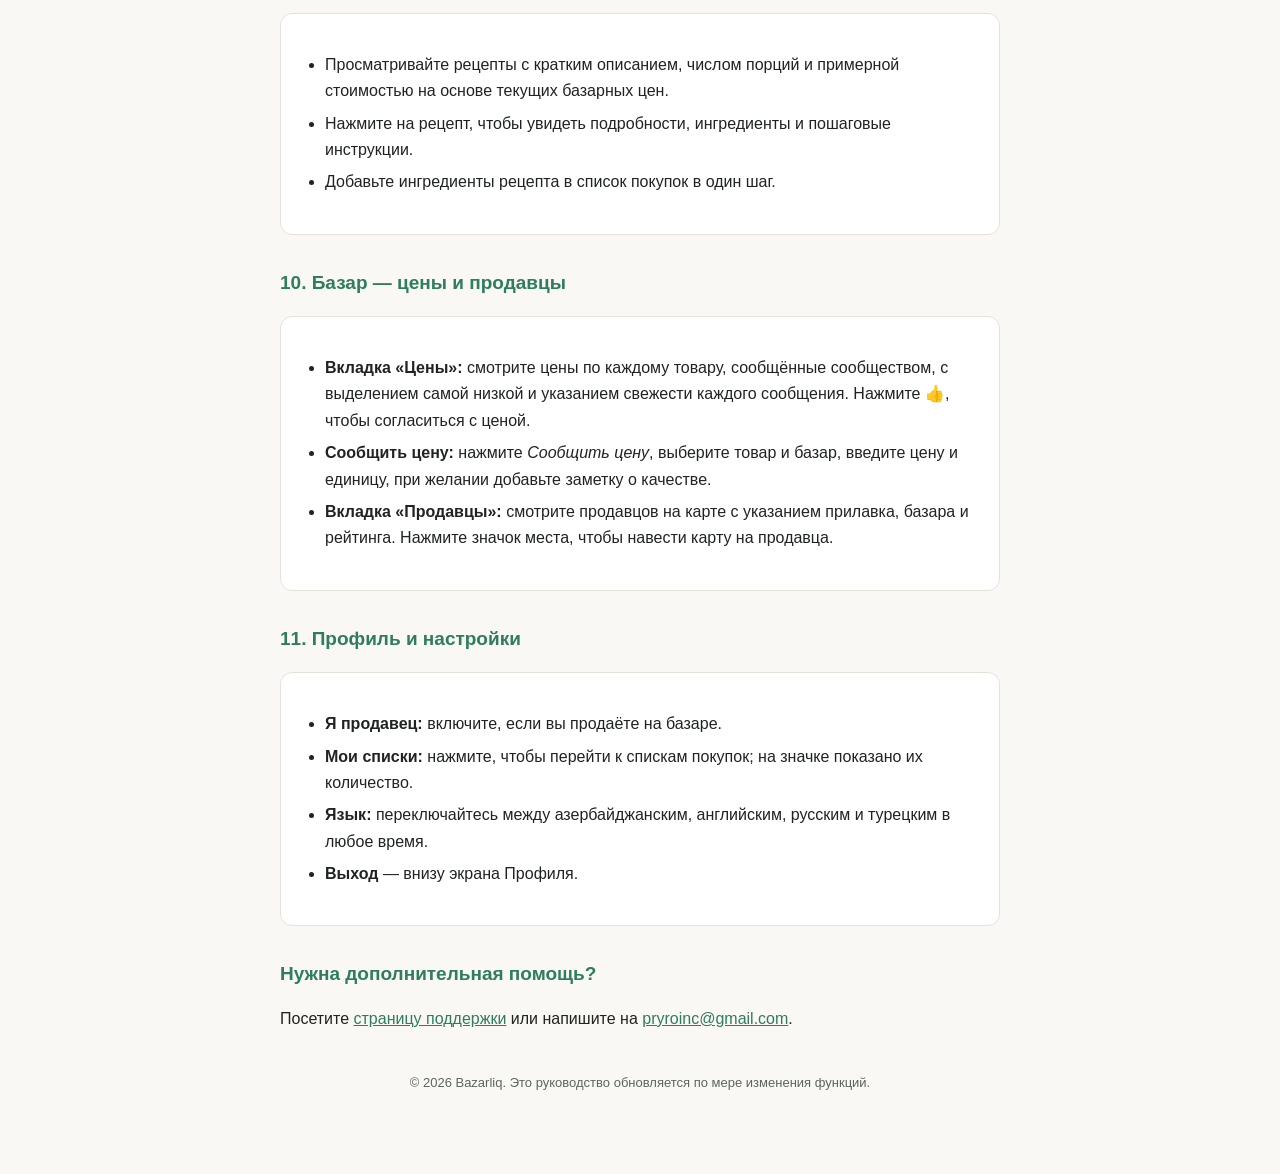
<file: bazarliq/manual.ru.html>
<!DOCTYPE html>
<html lang="ru">
<head>
  <meta charset="utf-8" />
  <meta name="viewport" content="width=device-width, initial-scale=1" />
  <title>Bazarliq — Руководство пользователя</title>
  <link rel="stylesheet" href="../assets/style.css" />
</head>
<body>
  <div class="wrap">
    <header>
      <h1>Bazarliq — Руководство пользователя</h1>
      <div class="muted">Последнее обновление: 11 июня 2026</div>
      <div class="muted" style="margin-top:6px">
        <a href="manual.html">English</a> · <a href="manual.az.html">Azərbaycan</a> · <strong>Русский</strong>
      </div>
      <div class="nav" style="margin-top:10px">
        <a href="privacy.html">Конфиденциальность</a>
        <a href="support.html">Поддержка</a>
        <a href="manual.ru.html">Руководство</a>
      </div>
    </header>

    <p>
      Bazarliq — это помощник для покупок: создавайте умные списки покупок,
      добавляйте товары голосом, делитесь списками с семьёй, просматривайте рецепты
      и находите лучшие цены на ближайших базарах. Это руководство охватывает все
      имеющиеся функции приложения и обновляется по мере его развития.
    </p>

    <h2>1. Начало работы и вход</h2>
    <div class="card">
      <ul>
        <li><strong>Выберите язык</strong> с помощью кнопки в правом верхнем углу экрана входа. Bazarliq поддерживает <strong>азербайджанский, английский, русский и турецкий</strong>. Позже язык можно изменить в Профиле.</li>
        <li><strong>Способы входа:</strong> e-mail и пароль (нажмите «Создать аккаунт» для регистрации), вход через Google, через Facebook или через Apple.</li>
        <li>Ваш аккаунт синхронизирует списки в облаке, создаёт резервную копию и позволяет делиться списками с другими.</li>
      </ul>
    </div>

    <h2>2. Навигация</h2>
    <div class="card">
      <p>В нижней панели четыре вкладки:</p>
      <ul>
        <li><strong>Список</strong> — ваши списки покупок.</li>
        <li><strong>Рецепты</strong> — идеи рецептов с оценкой стоимости.</li>
        <li><strong>Базар</strong> — цены от сообщества и карта продавцов.</li>
        <li><strong>Профиль</strong> — аккаунт, язык и настройки.</li>
      </ul>
    </div>

    <h2>3. Списки покупок</h2>
    <div class="card">
      <ul>
        <li><strong>Примерная сумма</strong> отображается вверху списка на основе актуальных базарных цен, вместе с количеством товаров.</li>
        <li><strong>Добавить товар:</strong> нажмите кнопку <em>Добавить товар</em>, затем найдите товар в каталоге или добавьте свой, введя название.</li>
        <li><strong>Подсказки ИИ:</strong> чипы быстрого добавления предлагают товары, которые могут вам понадобиться, на основе вашего списка.</li>
        <li><strong>Добавление голосом:</strong> используйте микрофон, чтобы произнести товары (см. раздел 4).</li>
        <li><strong>Отмечайте товары</strong> галочкой во время покупок.</li>
        <li><strong>Несколько списков:</strong> в меню (⋮) вверху создайте <em>Новый список</em> и переключайтесь между списками.</li>
      </ul>
    </div>

    <h2>4. Добавление товаров голосом</h2>
    <div class="card">
      <ul>
        <li>Нажмите микрофон, разрешите доступ к микрофону и произнесите товары (например: «помидоры, хлеб, два кило риса»).</li>
        <li>Bazarliq преобразует речь в текст на вашем устройстве и сопоставляет её с товарами; распознанные товары появляются в виде чипов.</li>
        <li>Удалите ненужный чип, затем нажмите <em>Добавить</em>, чтобы внести их в список.</li>
        <li>Голосовой ввод работает на выбранном языке приложения. Аудио никогда не записывается и не хранится.</li>
      </ul>
    </div>

    <h2>5. Редактирование товара (количество, единица и группа)</h2>
    <div class="card">
      <ul>
        <li><strong>Нажмите на товар</strong>, чтобы открыть редактор.</li>
        <li><strong>Количество / вес:</strong> используйте кнопки + / − или введите значение напрямую.</li>
        <li><strong>Единица:</strong> выберите кг, грамм, штука, пучок, литр или упаковка.</li>
        <li><strong>Группа:</strong> назначьте товару группу — Овощи, Фрукты, Мясо, Рыба и морепродукты, Молочные продукты, Выпечка, Бакалея, Специи, Напитки, Замороженное, Снэки, Хозтовары или Другое.</li>
        <li><strong>Создать новую группу:</strong> нажмите <em>+ Новая группа</em> и введите название (например, «Уборка», «Детское»). Группа станет доступной для других товаров.</li>
      </ul>
    </div>

    <h2>6. Группировка и организация</h2>
    <div class="card">
      <ul>
        <li>Товары автоматически группируются под заголовками (Овощи, Фрукты, Мясо и т. д.), чтобы список соответствовал тому, как вы делаете покупки.</li>
        <li>Встроенные группы идут первыми в фиксированном порядке, затем ваши пользовательские группы, а <em>Другое</em> — в конце.</li>
      </ul>
    </div>

    <h2>7. Удаление товаров</h2>
    <div class="card">
      <ul>
        <li><strong>Смахните товар влево</strong>, чтобы удалить его, или</li>
        <li>нажмите на товар и выберите <strong>Удалить из списка</strong> в редакторе.</li>
      </ul>
    </div>

    <h2>8. Совместный доступ к списку</h2>
    <div class="card">
      <ul>
        <li><strong>Поделиться:</strong> нажмите значок «Поделиться» на списке. Bazarliq создаёт <strong>код приглашения</strong>, который можно скопировать или отправить по SMS.</li>
        <li><strong>Присоединиться к общему списку:</strong> меню (⋮) → <em>Присоединиться к общему списку</em>, затем введите код приглашения.</li>
        <li><strong>В реальном времени:</strong> все участники общего списка сразу видят изменения — удобно для семьи или пары, координирующих одну поездку за покупками.</li>
        <li><strong>Участники</strong> отображаются в общем списке.</li>
        <li><strong>Выйти:</strong> меню (⋮) → <em>Покинуть общий список</em>, чтобы прекратить совместный доступ.</li>
      </ul>
    </div>

    <h2>9. Рецепты</h2>
    <div class="card">
      <ul>
        <li>Просматривайте рецепты с кратким описанием, числом порций и примерной стоимостью на основе текущих базарных цен.</li>
        <li>Нажмите на рецепт, чтобы увидеть подробности, ингредиенты и пошаговые инструкции.</li>
        <li>Добавьте ингредиенты рецепта в список покупок в один шаг.</li>
      </ul>
    </div>

    <h2>10. Базар — цены и продавцы</h2>
    <div class="card">
      <ul>
        <li><strong>Вкладка «Цены»:</strong> смотрите цены по каждому товару, сообщённые сообществом, с выделением самой низкой и указанием свежести каждого сообщения. Нажмите 👍, чтобы согласиться с ценой.</li>
        <li><strong>Сообщить цену:</strong> нажмите <em>Сообщить цену</em>, выберите товар и базар, введите цену и единицу, при желании добавьте заметку о качестве.</li>
        <li><strong>Вкладка «Продавцы»:</strong> смотрите продавцов на карте с указанием прилавка, базара и рейтинга. Нажмите значок места, чтобы навести карту на продавца.</li>
      </ul>
    </div>

    <h2>11. Профиль и настройки</h2>
    <div class="card">
      <ul>
        <li><strong>Я продавец:</strong> включите, если вы продаёте на базаре.</li>
        <li><strong>Мои списки:</strong> нажмите, чтобы перейти к спискам покупок; на значке показано их количество.</li>
        <li><strong>Язык:</strong> переключайтесь между азербайджанским, английским, русским и турецким в любое время.</li>
        <li><strong>Выход</strong> — внизу экрана Профиля.</li>
      </ul>
    </div>

    <h2>Нужна дополнительная помощь?</h2>
    <p>
      Посетите <a href="support.html">страницу поддержки</a> или напишите на
      <a href="mailto:pryroinc@gmail.com">pryroinc@gmail.com</a>.
    </p>

    <footer>
      &copy; 2026 Bazarliq. Это руководство обновляется по мере изменения функций.
    </footer>
  </div>
</body>
</html>
</file>
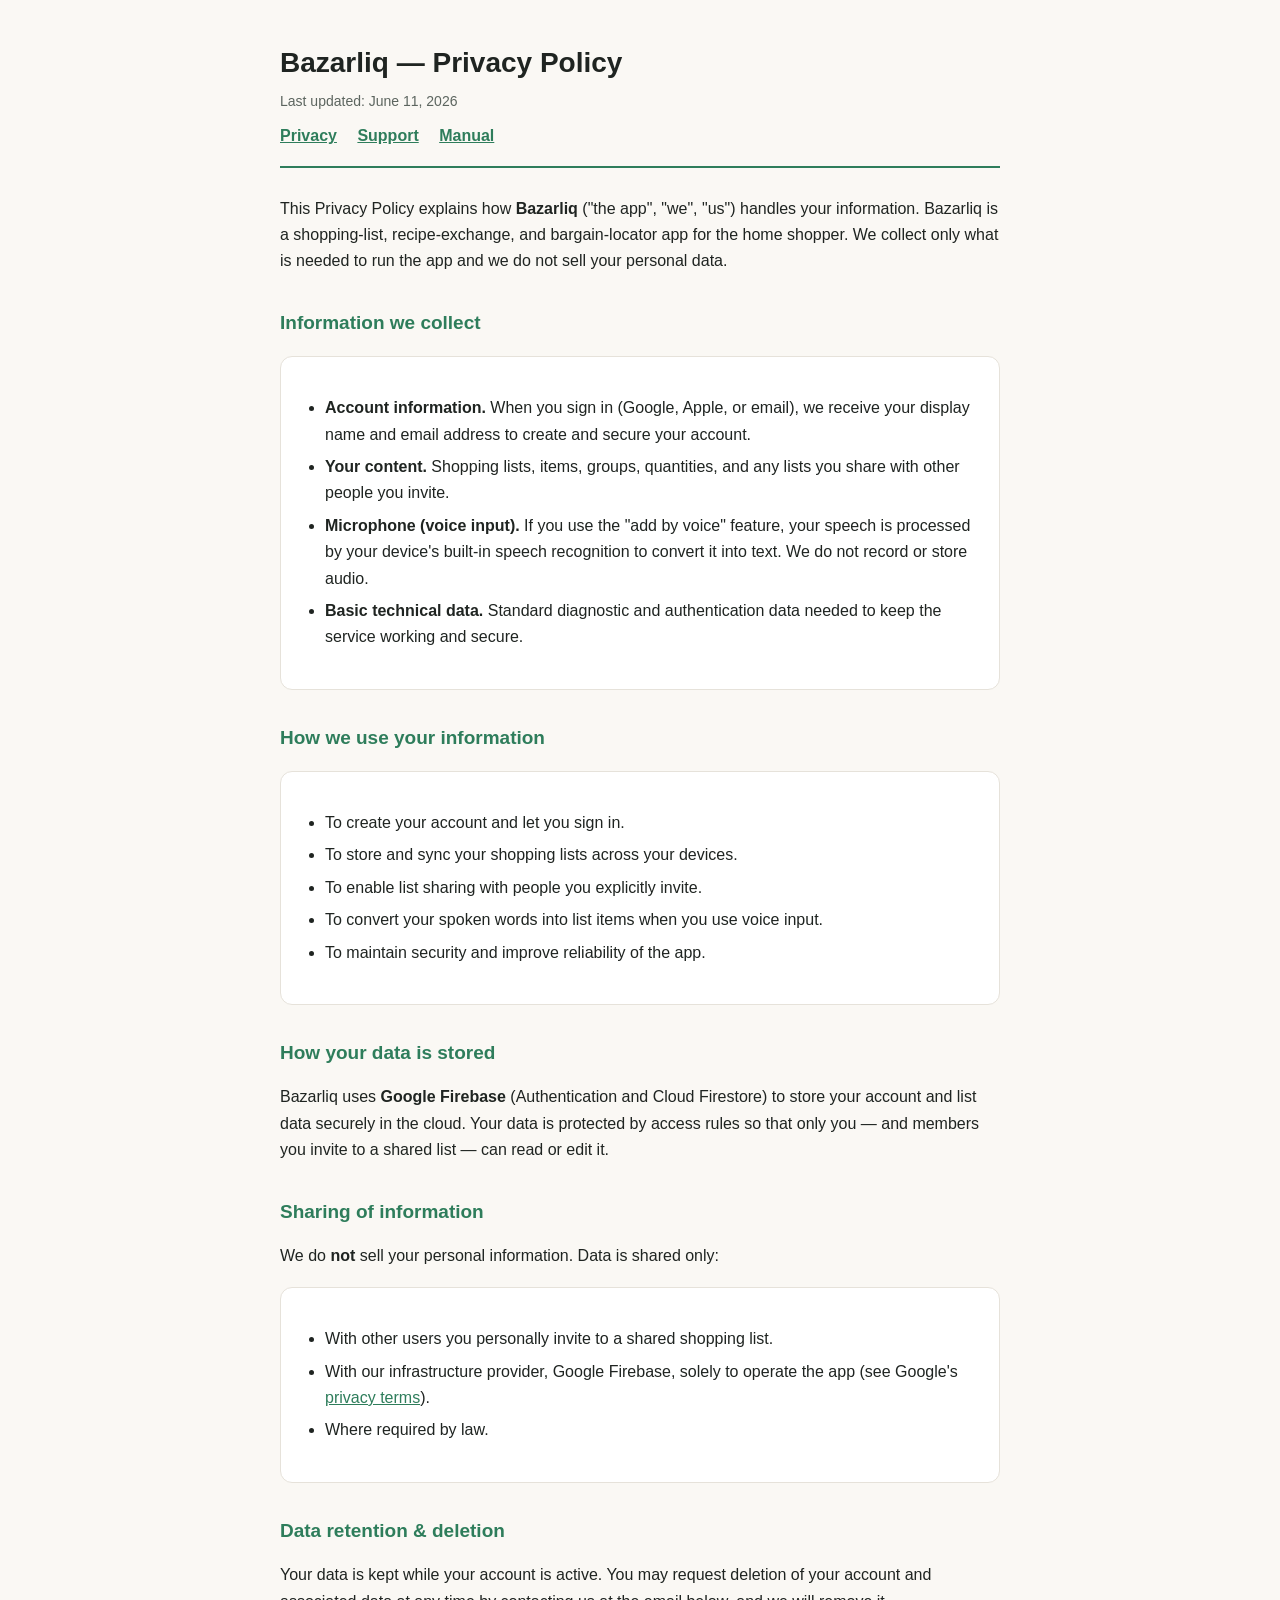
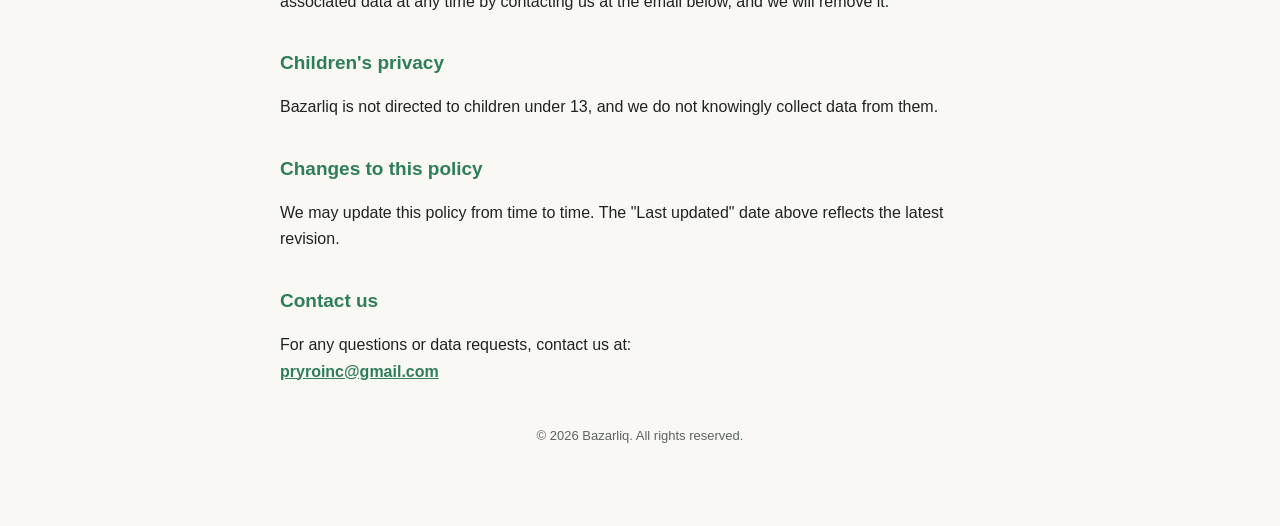
<file: bazarliq/privacy.html>
<!DOCTYPE html>
<html lang="en">
<head>
  <meta charset="utf-8" />
  <meta name="viewport" content="width=device-width, initial-scale=1" />
  <title>Bazarliq — Privacy Policy</title>
  <link rel="stylesheet" href="../assets/style.css" />
</head>
<body>
  <div class="wrap">
    <header>
      <h1>Bazarliq — Privacy Policy</h1>
      <div class="muted">Last updated: June 11, 2026</div>
      <div class="nav" style="margin-top:10px">
        <a href="privacy.html">Privacy</a>
        <a href="support.html">Support</a>
        <a href="manual.html">Manual</a>
      </div>
    </header>

    <p>
      This Privacy Policy explains how <strong>Bazarliq</strong> ("the app", "we",
      "us") handles your information. Bazarliq is a shopping-list, recipe-exchange,
      and bargain-locator app for the home shopper. We collect only what is needed
      to run the app and we do not sell your personal data.
    </p>

    <h2>Information we collect</h2>
    <div class="card">
      <ul>
        <li>
          <strong>Account information.</strong> When you sign in (Google, Apple, or
          email), we receive your display name and email address to create and
          secure your account.
        </li>
        <li>
          <strong>Your content.</strong> Shopping lists, items, groups, quantities,
          and any lists you share with other people you invite.
        </li>
        <li>
          <strong>Microphone (voice input).</strong> If you use the "add by voice"
          feature, your speech is processed by your device's built-in speech
          recognition to convert it into text. We do not record or store audio.
        </li>
        <li>
          <strong>Basic technical data.</strong> Standard diagnostic and
          authentication data needed to keep the service working and secure.
        </li>
      </ul>
    </div>

    <h2>How we use your information</h2>
    <div class="card">
      <ul>
        <li>To create your account and let you sign in.</li>
        <li>To store and sync your shopping lists across your devices.</li>
        <li>To enable list sharing with people you explicitly invite.</li>
        <li>To convert your spoken words into list items when you use voice input.</li>
        <li>To maintain security and improve reliability of the app.</li>
      </ul>
    </div>

    <h2>How your data is stored</h2>
    <p>
      Bazarliq uses <strong>Google Firebase</strong> (Authentication and Cloud
      Firestore) to store your account and list data securely in the cloud. Your
      data is protected by access rules so that only you — and members you invite to
      a shared list — can read or edit it.
    </p>

    <h2>Sharing of information</h2>
    <p>
      We do <strong>not</strong> sell your personal information. Data is shared only:
    </p>
    <div class="card">
      <ul>
        <li>With other users you personally invite to a shared shopping list.</li>
        <li>
          With our infrastructure provider, Google Firebase, solely to operate the
          app (see Google's
          <a href="https://firebase.google.com/support/privacy" target="_blank" rel="noopener">privacy terms</a>).
        </li>
        <li>Where required by law.</li>
      </ul>
    </div>

    <h2>Data retention &amp; deletion</h2>
    <p>
      Your data is kept while your account is active. You may request deletion of
      your account and associated data at any time by contacting us at the email
      below, and we will remove it.
    </p>

    <h2>Children's privacy</h2>
    <p>
      Bazarliq is not directed to children under 13, and we do not knowingly collect
      data from them.
    </p>

    <h2>Changes to this policy</h2>
    <p>
      We may update this policy from time to time. The "Last updated" date above
      reflects the latest revision.
    </p>

    <h2>Contact us</h2>
    <p>
      For any questions or data requests, contact us at:
      <br />
      <strong><a href="mailto:pryroinc@gmail.com">pryroinc@gmail.com</a></strong>
    </p>

    <footer>
      &copy; 2026 Bazarliq. All rights reserved.
    </footer>
  </div>
</body>
</html>
</file>
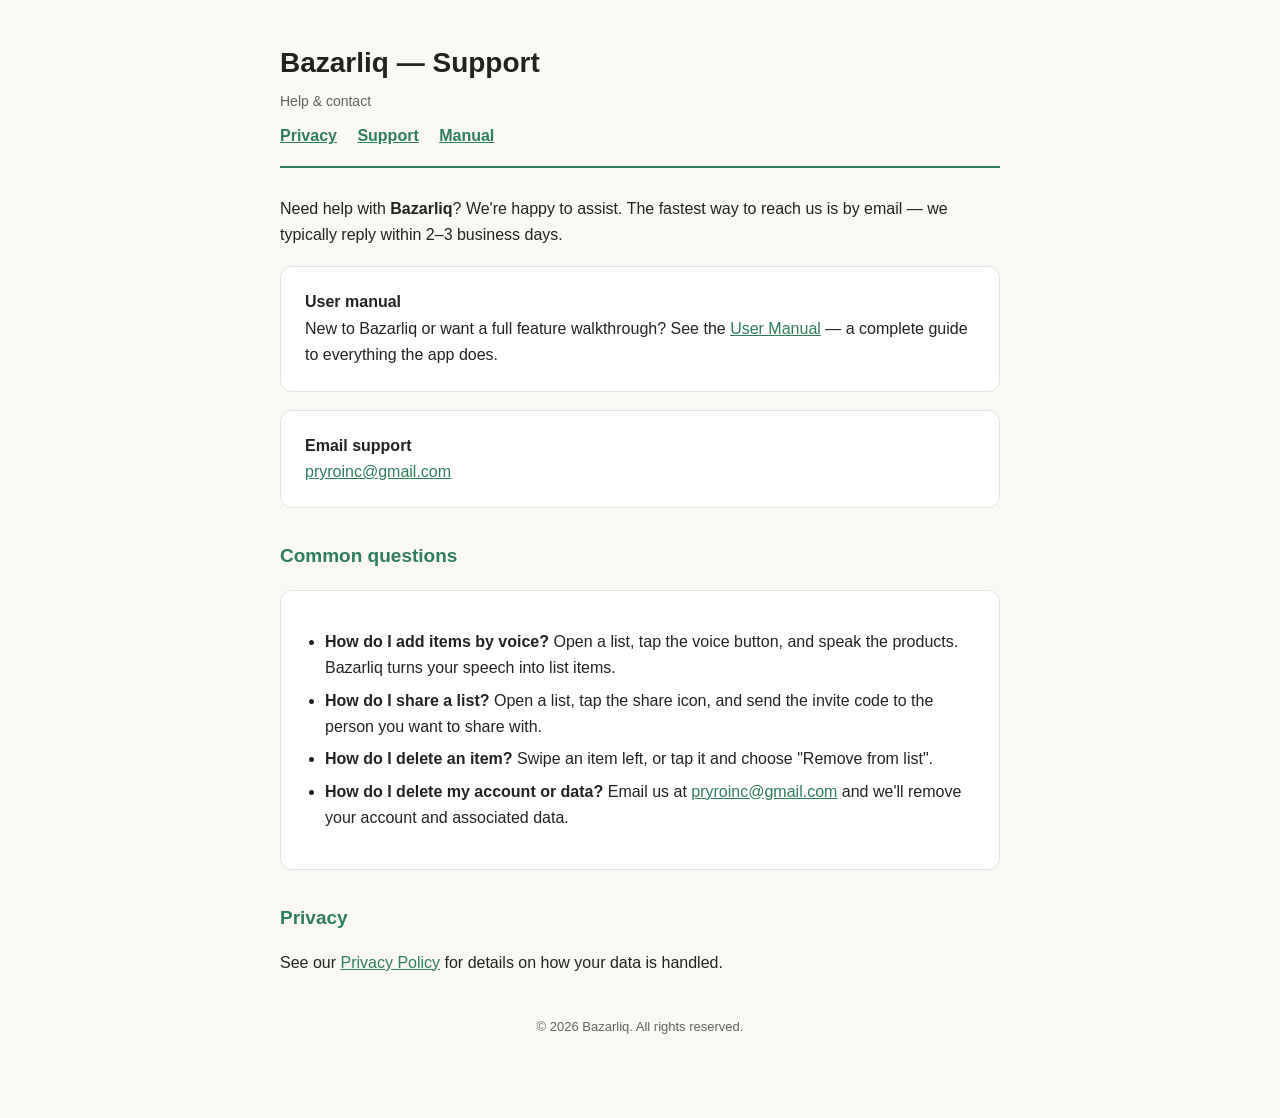
<file: bazarliq/support.html>
<!DOCTYPE html>
<html lang="en">
<head>
  <meta charset="utf-8" />
  <meta name="viewport" content="width=device-width, initial-scale=1" />
  <title>Bazarliq — Support</title>
  <link rel="stylesheet" href="../assets/style.css" />
</head>
<body>
  <div class="wrap">
    <header>
      <h1>Bazarliq — Support</h1>
      <div class="muted">Help &amp; contact</div>
      <div class="nav" style="margin-top:10px">
        <a href="privacy.html">Privacy</a>
        <a href="support.html">Support</a>
        <a href="manual.html">Manual</a>
      </div>
    </header>

    <p>
      Need help with <strong>Bazarliq</strong>? We're happy to assist. The fastest
      way to reach us is by email — we typically reply within 2&ndash;3 business days.
    </p>

    <div class="card">
      <strong>User manual</strong><br />
      New to Bazarliq or want a full feature walkthrough? See the
      <a href="manual.html">User Manual</a> — a complete guide to everything the app does.
    </div>

    <div class="card">
      <strong>Email support</strong><br />
      <a href="mailto:pryroinc@gmail.com">pryroinc@gmail.com</a>
    </div>

    <h2>Common questions</h2>
    <div class="card">
      <ul>
        <li>
          <strong>How do I add items by voice?</strong> Open a list, tap the voice
          button, and speak the products. Bazarliq turns your speech into list items.
        </li>
        <li>
          <strong>How do I share a list?</strong> Open a list, tap the share icon,
          and send the invite code to the person you want to share with.
        </li>
        <li>
          <strong>How do I delete an item?</strong> Swipe an item left, or tap it and
          choose "Remove from list".
        </li>
        <li>
          <strong>How do I delete my account or data?</strong> Email us at
          <a href="mailto:pryroinc@gmail.com">pryroinc@gmail.com</a> and we'll remove
          your account and associated data.
        </li>
      </ul>
    </div>

    <h2>Privacy</h2>
    <p>
      See our <a href="privacy.html">Privacy Policy</a> for details on how your data
      is handled.
    </p>

    <footer>
      &copy; 2026 Bazarliq. All rights reserved.
    </footer>
  </div>
</body>
</html>
</file>
<file: assets/style.css>
:root {
  --bg: #faf8f4;
  --card: #ffffff;
  --text: #1f2421;
  --muted: #5c655f;
  --accent: #2e7d5b;
  --border: #e6e2da;
}
* { box-sizing: border-box; }
body {
  margin: 0;
  background: var(--bg);
  color: var(--text);
  font-family: -apple-system, BlinkMacSystemFont, "Segoe UI", Roboto, Helvetica, Arial, sans-serif;
  line-height: 1.65;
}
.wrap { max-width: 760px; margin: 0 auto; padding: 40px 20px 80px; }
header { border-bottom: 2px solid var(--accent); padding-bottom: 16px; margin-bottom: 28px; }
h1 { margin: 0 0 4px; font-size: 28px; }
h2 { margin-top: 32px; font-size: 19px; color: var(--accent); }
.muted { color: var(--muted); font-size: 14px; }
.card {
  background: var(--card);
  border: 1px solid var(--border);
  border-radius: 12px;
  padding: 22px 24px;
  margin-top: 18px;
}
ul { padding-left: 20px; }
li { margin: 6px 0; }
a { color: var(--accent); }
.nav a { margin-right: 16px; font-weight: 600; }
.applist { list-style: none; padding: 0; }
.applist li {
  background: var(--card);
  border: 1px solid var(--border);
  border-radius: 12px;
  padding: 16px 20px;
  margin-bottom: 12px;
}
code { background: #f0ece4; padding: 1px 6px; border-radius: 5px; font-size: 14px; }
footer { margin-top: 40px; font-size: 13px; color: var(--muted); text-align: center; }
</file>
